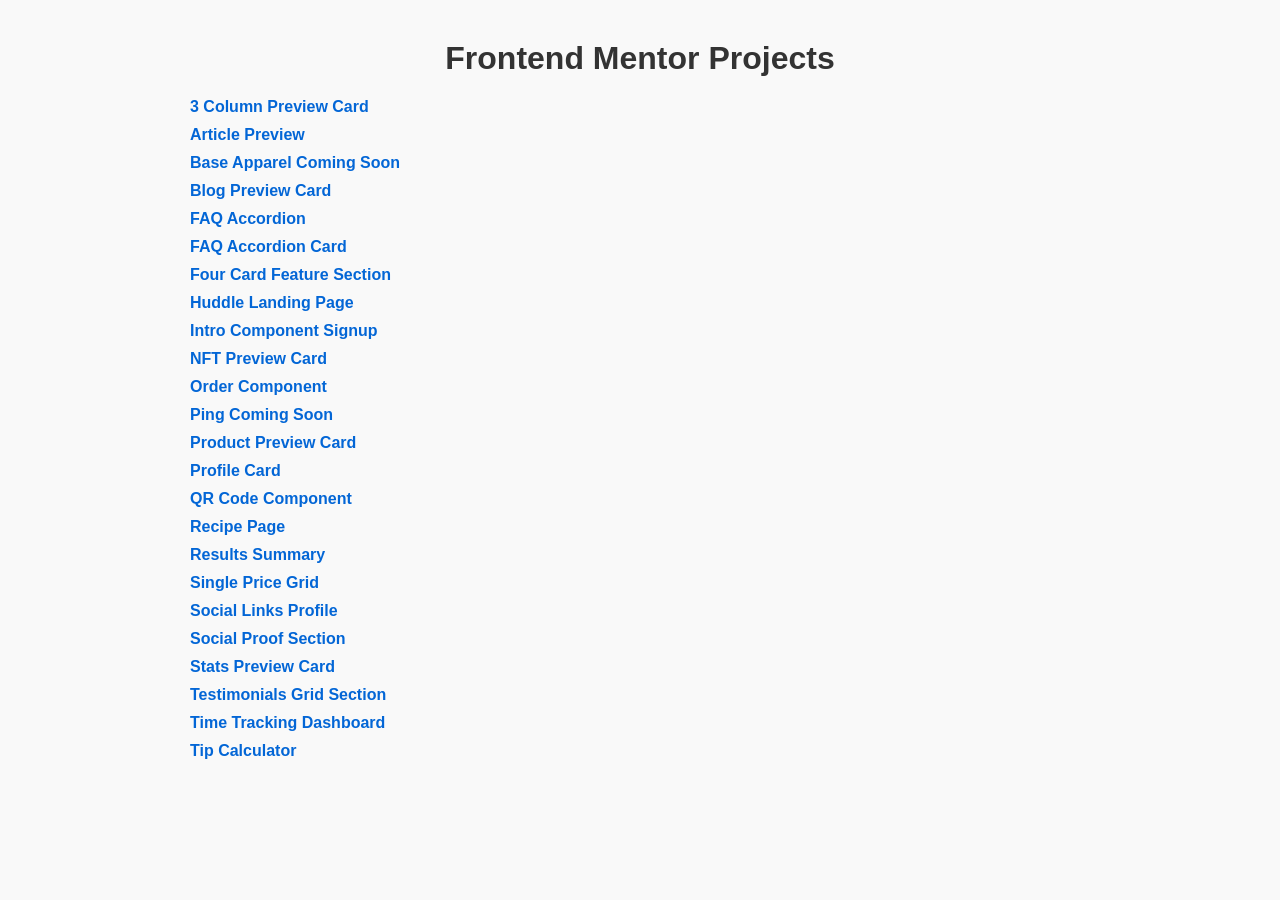
<file: index.html>
<!DOCTYPE html>
<html lang="en">

<head>
  <meta charset="UTF-8" />
  <meta name="viewport" content="width=device-width, initial-scale=1.0" />
  <title>Frontend Mentor Projects</title>
  <style>
    body {
      font-family: Arial, sans-serif;
      max-width: 900px;
      margin: 40px auto;
      padding: 0 20px;
      background: #f9f9f9;
      color: #333;
    }

    h1 {
      text-align: center;
    }

    ul {
      list-style: none;
      padding: 0;
    }

    li {
      margin: 10px 0;
    }

    a {
      text-decoration: none;
      color: #0366d6;
      font-weight: bold;
    }

    a:hover {
      text-decoration: underline;
    }
  </style>
</head>

<body>
  <h1>Frontend Mentor Projects</h1>
  <ul>
    <li><a href="./3-column-preview-card-component/">3 Column Preview Card</a></li>
    <li><a href="./article-preview-component/">Article Preview</a></li>
    <li><a href="./base-apparel-coming-soon/">Base Apparel Coming Soon</a></li>
    <li><a href="./blog-preview-card-main/">Blog Preview Card</a></li>
    <li><a href="./faq-accordion/">FAQ Accordion</a></li>
    <li><a href="./faq-accordion-card/">FAQ Accordion Card</a></li>
    <li><a href="./four-card-feature-section/">Four Card Feature Section</a></li>
    <li><a href="./huddle-landing-page/">Huddle Landing Page</a></li>
    <li><a href="./intro-component-with-signup-form/">Intro Component Signup</a></li>
    <li><a href="./nft-preview-card-component/">NFT Preview Card</a></li>
    <li><a href="./order-component/">Order Component</a></li>
    <li><a href="./ping-coming-soon-page/">Ping Coming Soon</a></li>
    <li><a href="./product-preview-card-component/">Product Preview Card</a></li>
    <li><a href="./profile-card-component/">Profile Card</a></li>
    <li><a href="./qr-code-component/">QR Code Component</a></li>
    <li><a href="./recipe-page/">Recipe Page</a></li>
    <li><a href="./results-summary-component/">Results Summary</a></li>
    <li><a href="./single-price-grid-component/">Single Price Grid</a></li>
    <li><a href="./social-links-profile/">Social Links Profile</a></li>
    <li><a href="./social-proof-section/">Social Proof Section</a></li>
    <li><a href="./stats-preview-card-component/">Stats Preview Card</a></li>
    <li><a href="./testimonials-grid-section-main/">Testimonials Grid Section</a></li>
    <li><a href="./time-tracking-dashboard/">Time Tracking Dashboard</a></li>
    <li><a href="./tip-calculator-app/">Tip Calculator</a></li>
  </ul>
</body>

</html>
</file>
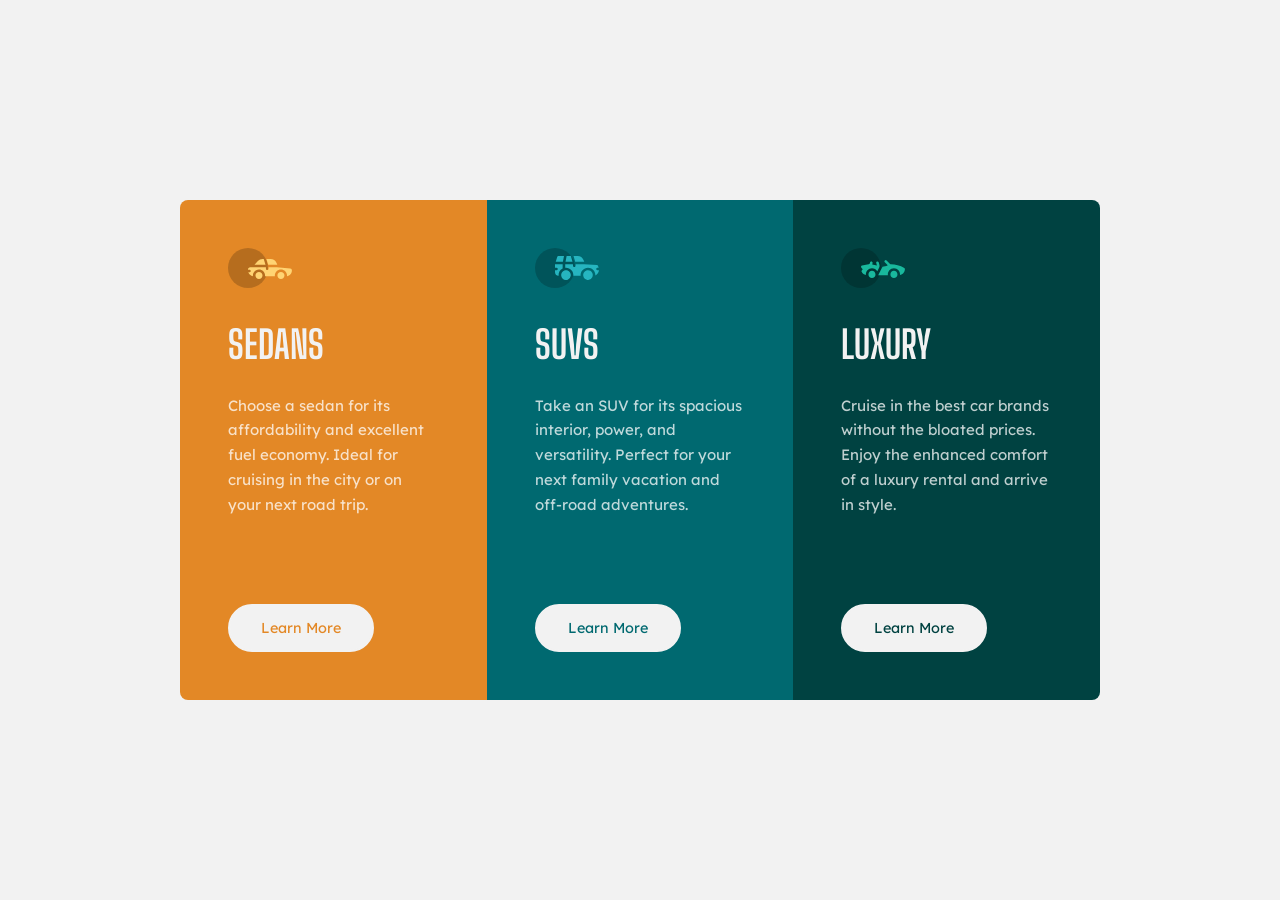
<file: 3-column-preview-card-component-main/index.html>
<!DOCTYPE html>
<html lang="en">
  <head>
    <meta charset="UTF-8" />
    <meta name="viewport" content="width=device-width, initial-scale=1.0" />
    <!-- displays site properly based on user's device -->

    <link
      rel="icon"
      type="image/png"
      sizes="32x32"
      href="./images/favicon-32x32.png"
    />
    <link rel="stylesheet" href="./style.css" />
    <title>Frontend Mentor | 3-column preview card component</title>
  </head>
  <body>
    <header class="header visually-hidden">
      <h1 class="title">3 Column Preview Card Component</h1>
    </header>
    <main class="content">
      <div class="card">
        <section class="card__column sedans">
          <h2 class="card__column-title">Sedans</h2>
          <p class="card__column-copy">
            Choose a sedan for its affordability and excellent fuel economy.
            Ideal for cruising in the city or on your next road trip.
          </p>
          <a class="call-to-action" href="#">Learn more</a>
        </section>

        <section class="card__column suvs">
          <h2 class="card__column-title">SUVs</h2>
          <p class="card__column-copy">
            Take an SUV for its spacious interior, power, and versatility.
            Perfect for your next family vacation and off-road adventures.
          </p>
          <a class="call-to-action" href="#">Learn more</a>
        </section>

        <section class="card__column luxury">
          <h2 class="card__column-title">Luxury</h2>
          <p class="card__column-copy">
            Cruise in the best car brands without the bloated prices. Enjoy the
            enhanced comfort of a luxury rental and arrive in style.
          </p>
          <a class="call-to-action" href="#">Learn more</a>
        </section>
      </div>
    </main>
    <footer class="footer visually-hidden">
      Challenge by
      <a href="https://www.frontendmentor.io?ref=challenge" target="_blank"
        >Frontend Mentor</a
      >. Coded by <a href="#">Your Name Here</a>.
    </footer>
  </body>
</html>
</file>
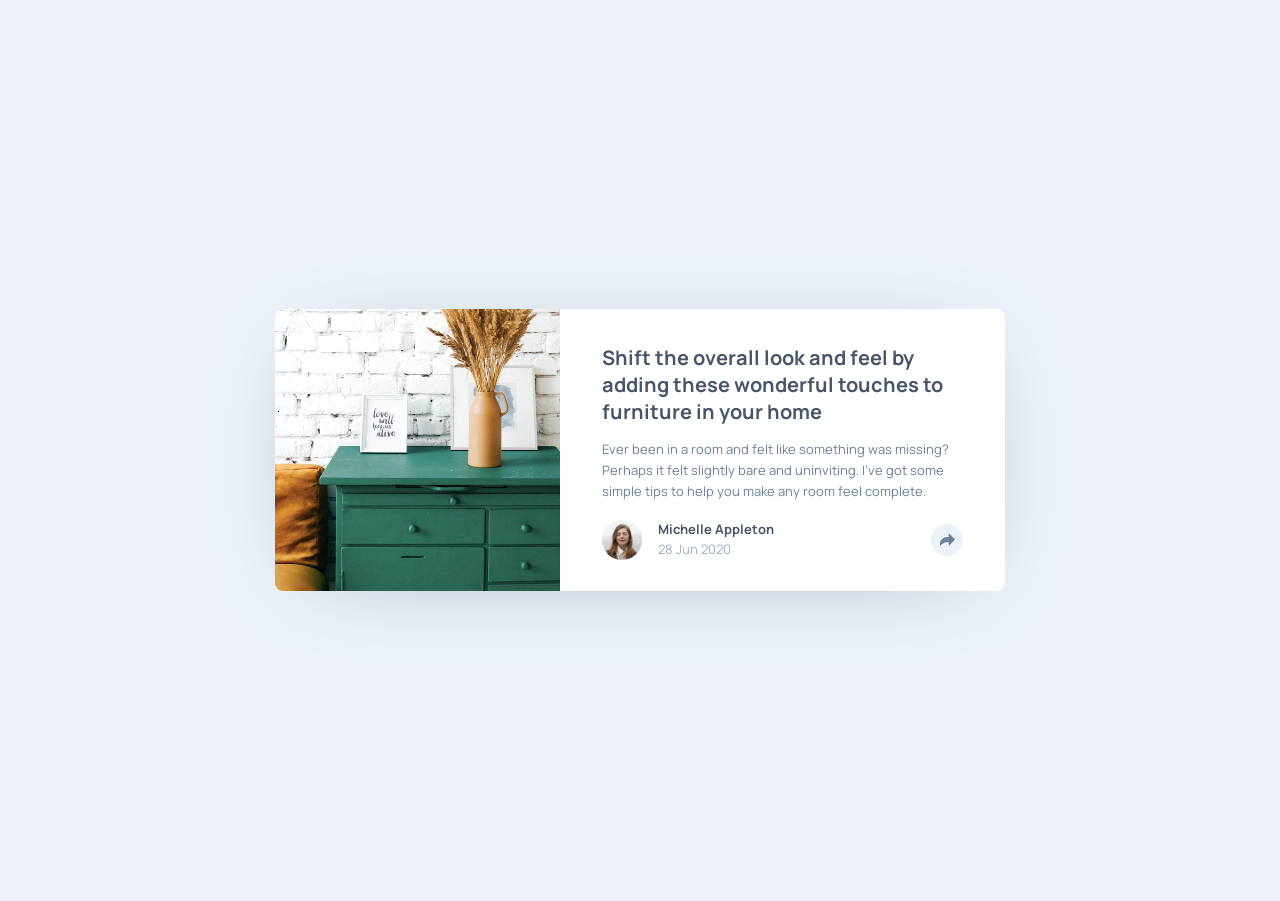
<file: article-preview-component-master/index.html>
<!DOCTYPE html>
<html lang="en">
  <head>
    <meta charset="UTF-8" />
    <meta name="viewport" content="width=device-width, initial-scale=1.0" />
    <link
      rel="icon"
      type="image/png"
      sizes="32x32"
      href="./images/favicon-32x32.png"
    />
    <link rel="stylesheet" href="./style.css" />
    <title>Frontend Mentor | Article preview component</title>
  </head>
  <body>
    <header class="header hidden">
      <h1>Article preview component</h1>
    </header>
    <main class="main">
      <div class="card">
        <div class="card__hero">
          <img
            class="card__image"
            src="./images/drawers.jpg"
            alt="green cabinet with drawers and a vase full of dried bentgras and a framed text saying 'love will keep us alive' on top of it"
          />
        </div>
        <section class="card__body">
          <h2 class="card__title">
            Shift the overall look and feel by adding these wonderful touches to
            furniture in your home
          </h2>

          <p class="card__prose">
            Ever been in a room and felt like something was missing? Perhaps it
            felt slightly bare and uninviting. I’ve got some simple tips to help
            you make any room feel complete.
          </p>
          <footer class="card__footer">
            <div class="attribution">
              <img
                class="attribution__image"
                src="./images/avatar-michelle.jpg"
                alt="portrait of a person"
              />
              <span class="attribution__name">Michelle Appleton</span>
              <time class="attribution__subtext" datetime="2020-06-28"
                >28 Jun 2020</time
              >
            </div>
            <button
              class="share js-share"
              id="menubutton"
              aria-controls="social-menu"
              aria-label="Social Medial Link Navigation Button"
              aria-expanded="false"
            >
              <span class="hidden">Share</span>
              <svg
                class="share__image"
                xmlns="http://www.w3.org/2000/svg"
                width="15"
                height="13"
                aria-hidden="true"
              >
                <path
                  fill="#6E8098"
                  d="M15 6.495L8.766.014V3.88H7.441C3.33 3.88 0 7.039 0 10.936v2.049l.589-.612C2.59 10.294 5.422 9.11 8.39 9.11h.375v3.867L15 6.495z"
                />
              </svg>
            </button>
            <div class="toggletip hidden js-toggletip">
              <h2 class="toggletip__title">Share</h2>
              <ul class="social" id="social-menu">
                <li class="social__item">
                  <a href="#" class="social__link">
                    <img
                      class="social__image"
                      src="./images/icon-facebook.svg"
                      aria-hidden="true"
                      alt=""
                    />
                    <span class="hidden">Facebook</span>
                  </a>
                </li>
                <li class="social__item">
                  <a href="#" class="social__link">
                    <img
                      class="social__image"
                      src="images/icon-twitter.svg"
                      aria-hidden="true"
                      alt=""
                    />
                    <span class="hidden">Twitter</span>
                  </a>
                </li>
                <li class="social__item">
                  <a href="#" class="social__link">
                    <img
                      class="social__image"
                      src="./images/icon-pinterest.svg"
                      aria-hidden="true"
                      alt=""
                    />
                    <span class="hidden">Pinterest</span>
                  </a>
                </li>
              </ul>
            </div>
          </footer>
        </section>
      </div>
    </main>
    <footer class="footer hidden">
      Challenge by
      <a
        class="footer__link"
        href="https://www.frontendmentor.io?ref=challenge"
        target="_blank"
        >Frontend Mentor</a
      >. Coded by
      <a class="footer__link" href="https://github.com/marisudris"
        >Māris Ūdris</a
      >.
    </footer>
    <script src="./script.js"></script>
  </body>
</html>
</file>
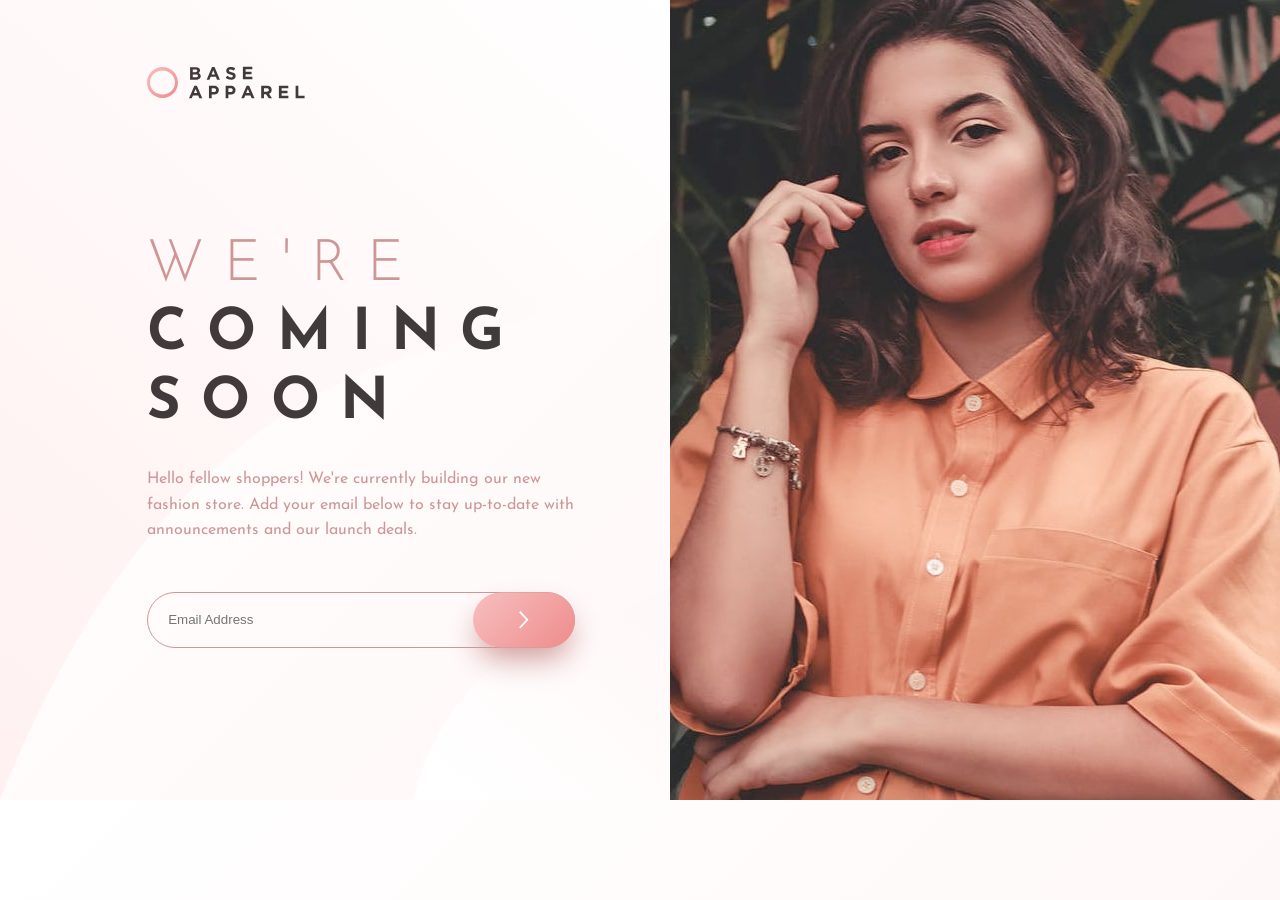
<file: base-apparel-coming-soon-master/index.html>
<!DOCTYPE html>
<html lang="en">
  <head>
    <meta charset="UTF-8" />
    <meta name="viewport" content="width=device-width, initial-scale=1.0" />
    <link
      rel="icon"
      type="image/png"
      sizes="32x32"
      href="./images/favicon-32x32.png"
    />
    <link rel="stylesheet" href="./style.css" />
    <title>Frontend Mentor | Base Apparel coming soon page</title>
    <style></style>
  </head>
  <body>
    <header class="header hidden">
      <h1 class="title">Base Apparel</h1>
    </header>

    <main class="main">
      <div class="logo-section">
        <img
          class="logo"
          src="./images/logo.svg"
          alt="A circle with 'base apparel' text next to it"
        />
      </div>

      <picture class="hero">
        <source srcset="./images/hero-desktop.jpg" media="(min-width: 376px)" />
        <img
          class="hero-image"
          src="./images/hero-mobile.jpg"
          alt="a woman in orange shirt"
        />
      </picture>

      <section class="section">
        <h2 class="section__title">
          <span class="title-accent">We're</span> coming soon
        </h2>
        <p class="section__prose">
          Hello fellow shoppers! We're currently building our new fashion store.
          Add your email below to stay up-to-date with announcements and our
          launch deals.
        </p>
        <form class="input-block js-form" method="post" novalidate>
          <div class="input-block__elements js-input-block">
            <input
              class="input-block__text-input js-input"
              type="email"
              name="email"
              id="email"
              placeholder="Email Address"
            />
            <img
              src="./images/icon-error.svg"
              alt="circle with an exclamation mark"
              class="input-block__warning js-warning"
              hidden
            />
            <button
              class="input-block__button"
              name="sumbit"
              type="submit"
              aria-label="Submit Email"
            >
              <img
                class="input-block__button-icon"
                src="./images/icon-arrow.svg"
                alt=""
                aria-hidden="true"
              />
            </button>
          </div>
          <p class="input-block__notification js-notification" hidden>
            Please provide a valid email
          </p>
        </form>
      </section>
    </main>

    <footer class="footer hidden">
      <p class="attribution">
        Challenge by
        <a
          class="attribution __link"
          href="https://www.frontendmentor.io?ref=challenge"
          target="_blank"
          >Frontend Mentor</a
        >. Coded by <a href="#">Your Name Here</a>.
      </p>
    </footer>
    <script src="./script.js"></script>
  </body>
</html>
</file>
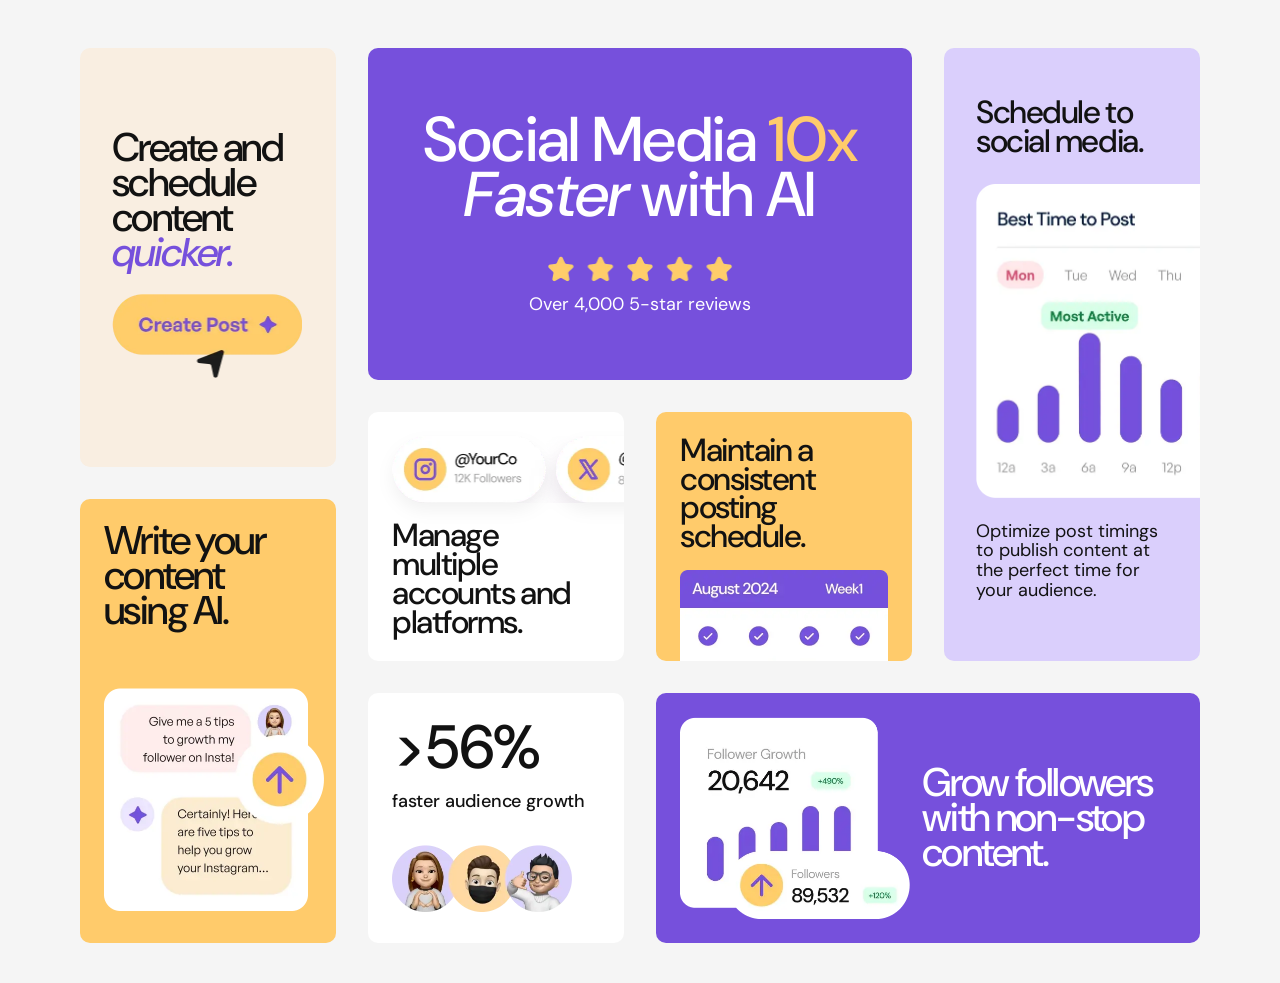
<file: bento-grid-main/index.html>
<!DOCTYPE html>
<html lang="en">

<head>
  <meta charset="UTF-8">
  <meta name="viewport" content="width=device-width, initial-scale=1.0">
  <link rel="icon" type="image/png" sizes="32x32" href="./assets/images/favicon-32x32.png">
  <link rel="stylesheet" href="style.css">
  <title>Frontend Mentor | Bento grid</title>
</head>

<body>
  <header class="visually-hidden">
    <h1>Bento Grid</h1>
  </header>
  <main class="main">
    <section class="grid">
      <section class="section section--purple-500 center">
        <h2 class="section-title section-title--xl">Social Media <span class="accent-yellow">10x</span> <em>Faster</em>
          with AI</h2>
        <img src="assets/images/illustration-five-stars.webp" alt="">
        <p>Over 4,000 5-star reviews</p>
      </section>
      <section class="section section--white">
        <img src="assets/images/illustration-multiple-platforms.webp" alt="">
        <h2 class="section-title">Manage multiple accounts and platforms.</h2>
      </section>
      <section class="section section--yellow-500">
        <h2 class="section-title">Maintain a consistent posting schedule.</h2>
        <img src="assets/images/illustration-consistent-schedule.webp" alt="">
      </section>
      <section class="section section--purple-100">
        <h2 class="section-title">Schedule to social media.</h2>
        <img src="assets/images/illustration-schedule-posts.webp" alt="">
        <p>Optimize post timings to publish content at the perfect time
          for your audience.</p>
      </section>
      <section class="section section--purple-500">
        <img src="assets/images/illustration-grow-followers.webp" alt="">
        <h2 class="section-title section-title--l">Grow followers with non-stop content.</h2>
      </section>
      <section class="section section--white">
        <h2 class="section-title section-title--s"><span class="font-figure">>56%</span> faster audience growth</h2>
        <img src="assets/images/illustration-audience-growth.webp" alt="">
      </section>
      <section class="section section--yellow-100">
        <h2 class="section-title section-title--l">Create and schedule content <em class="accent-purple">quicker.</em>
        </h2>
        <img src="assets/images/illustration-create-post.webp" alt="">
      </section>
      <section class="section section--yellow-500">
        <h2 class="section-title section-title--l">Write your content using AI.</h2>
        <img src="assets/images/illustration-ai-content.webp" alt="">
      </section>
    </section>
  </main>
  <footer class="visually-hidden">
    Challenge by <a href="https://www.frontendmentor.io?ref=challenge">Frontend Mentor</a>.
    Coded by <a href="#">Your Name Here</a>.
  </footer>
</body>

</html>
</file>
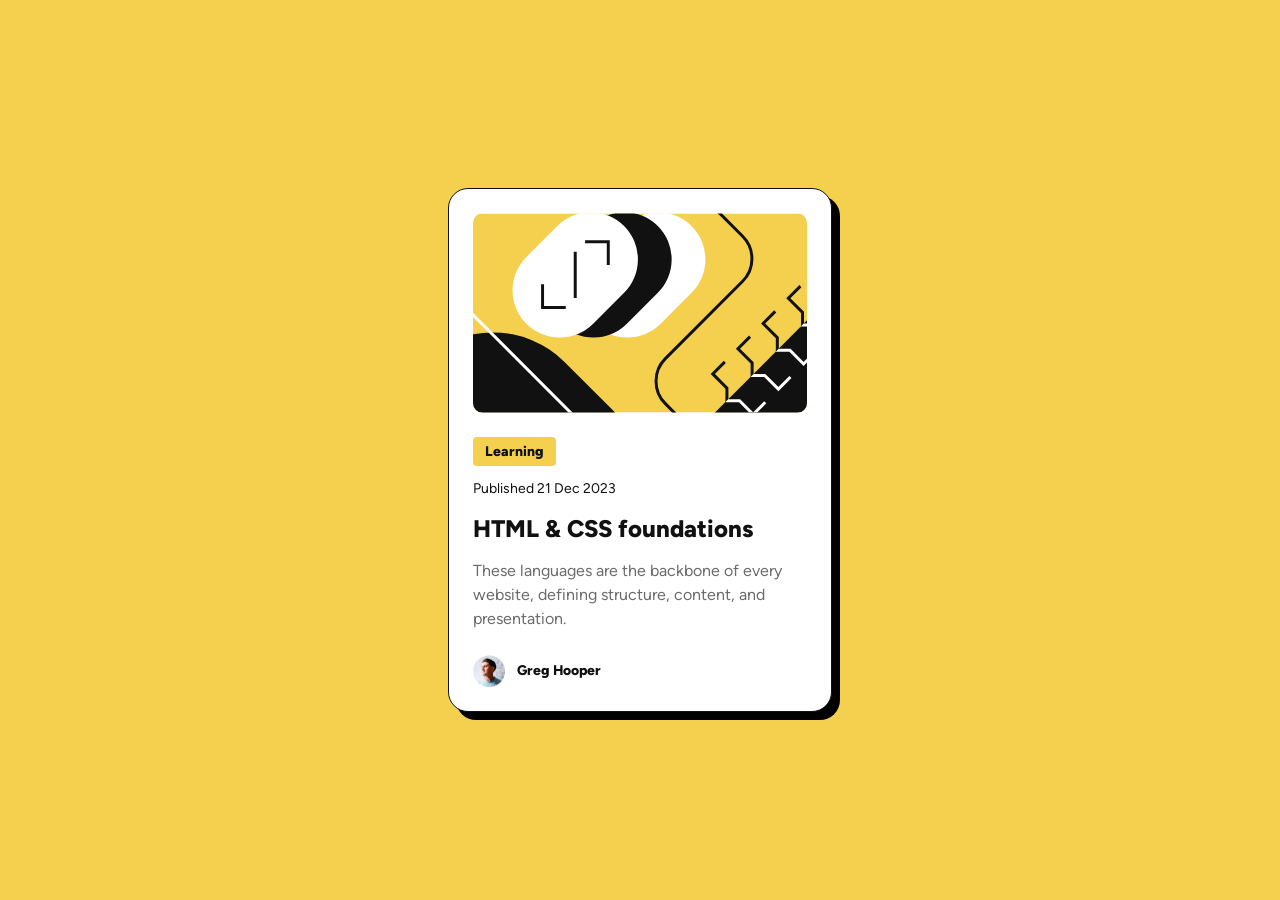
<file: blog-preview-card-main/index.html>
<!DOCTYPE html>
<html lang="en">

<head>
  <meta charset="UTF-8">
  <meta name="viewport" content="width=device-width, initial-scale=1.0">
  <link rel="icon" type="image/png" sizes="32x32" href="./assets/images/favicon-32x32.png">
  <title>Frontend Mentor | Blog preview card</title>
  <link rel="stylesheet" href="style.css">
</head>

<body>
  <header class="visually-hidden">
    <h1>Blog preview card</h1>
  </header>
  <main>
    <section class="card">
      <div class="card-content">
        <h2 class="card-title"><a href="#">HTML & CSS foundations</a></h2>
        <p class="card-description">These languages are the backbone of every website, defining structure, content, and
          presentation.</p>
        <span class="card-tag">Learning</span>
        <p class="card-date">Published <time datetime="2023-12-21">21 Dec 2023</time></p>
      </div>
      <img src="assets/images/illustration-article.svg" alt="an abstract illustration with a closed tag symbol"
        class="card-img">
      <p class="card-author">
        <img class="card-author-avatar" src="assets/images/image-avatar.webp" alt="portrait of Greg Hooper">
        <span class="card-author-name">Greg Hooper</span>
      </p>
    </section>
  </main>
  <footer class="attribution visually-hidden">
    Challenge by <a href="https://www.frontendmentor.io?ref=challenge">Frontend Mentor</a>.
    Coded by <a href="#">Your Name Here</a>.
  </footer>
</body>

</html>
</file>
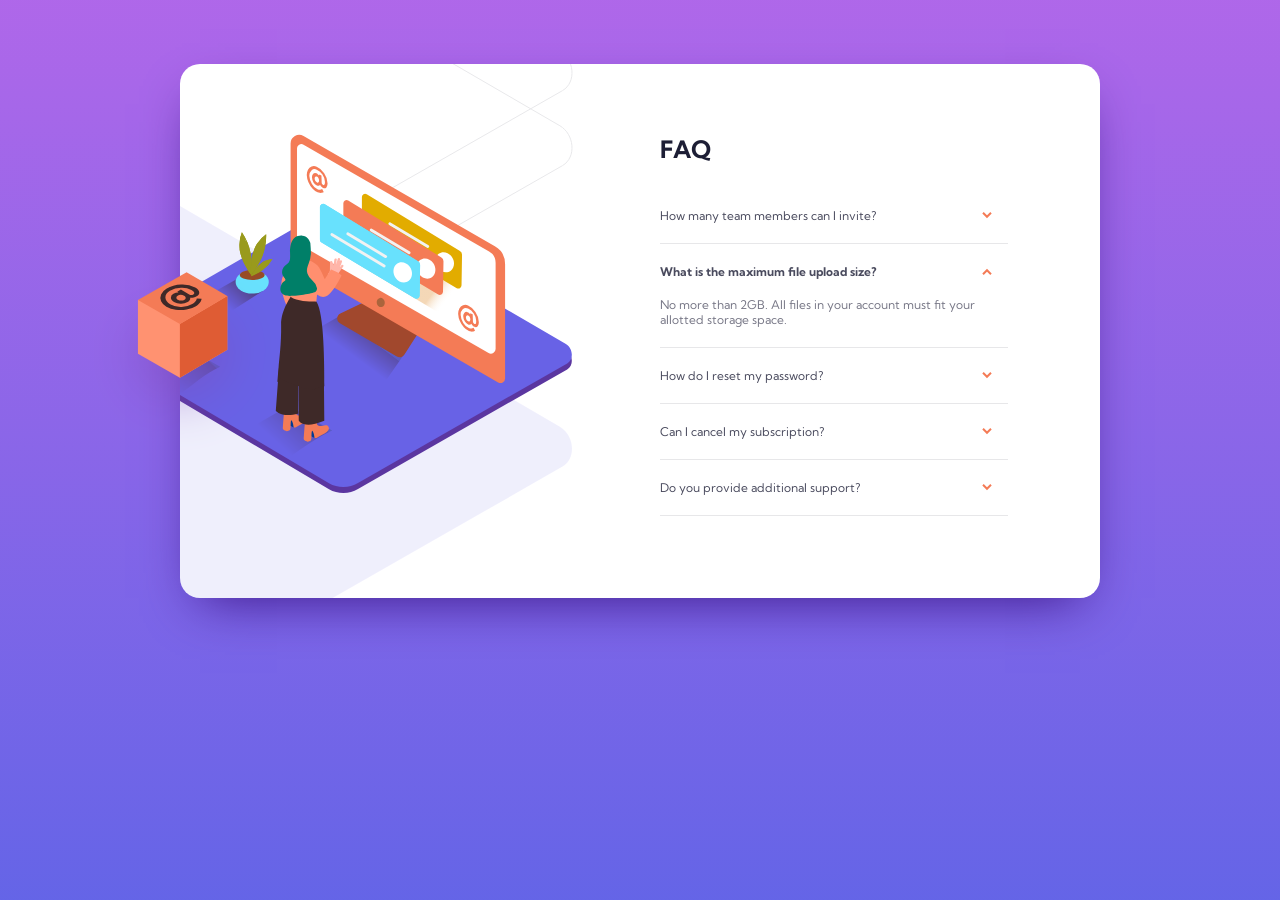
<file: faq-accordion-card-main/index.html>
<!DOCTYPE html>
<html lang="en">
  <head>
    <meta charset="UTF-8" />
    <meta name="viewport" content="width=device-width, initial-scale=1.0" />
    <!-- displays site properly based on user's device -->

    <link
      rel="icon"
      type="image/png"
      sizes="32x32"
      href="./images/favicon-32x32.png"
    />
    <link rel="stylesheet" href="./style.css" />
    <title>Frontend Mentor | FAQ Accordion Card</title>
  </head>
  <body>
    <header class="header visually-hidden">
      <h1 class="title">FAQ Accordion Card</h1>
    </header>

    <main class="content">
      <div class="card">
        <div class="card__header">
          <img
            class="mobile-illustration"
            src="./images/illustration-woman-online-mobile.svg"
            alt="an illustration of woman watching a flatscreen TV in a room"
          />
          <img
            class="desktop-illustration"
            src="./images/illustration-box-desktop.svg"
            alt="a box with an '@' symbol on top of it"
          />
        </div>
        <article class="card__body">
          <h2 class="card__title">FAQ</h2>
          <ul class="card__list">
            <li class="card__list-item">
              <details class="details">
                <summary class="details__summary">
                  How many team members can I invite?
                </summary>
                <p class="details__full">
                  You can invite up to 2 additional users on the Free plan.
                  There is no limit on team members for the Premium plan.
                </p>
              </details>
            </li>

            <li class="card__list-item">
              <details class="details" open>
                <summary class="details__summary">
                  What is the maximum file upload size?
                </summary>
                <p class="details__full">
                  No more than 2GB. All files in your account must fit your
                  allotted storage space.
                </p>
              </details>
            </li>

            <li class="card__list-item">
              <details class="details">
                <summary class="details__summary">
                  How do I reset my password?
                </summary>
                <p class="details__full">
                  Click “Forgot password” from the login page or “Change
                  password” from your profile page.A reset link will be emailed
                  to you.
                </p>
              </details>
            </li>

            <li class="card__list-item">
              <details class="details">
                <summary class="details__summary">
                  Can I cancel my subscription?
                </summary>
                <p class="details__full">
                  Yes! Send us a message and we’ll process your request no
                  questions asked.
                </p>
              </details>
            </li>

            <li class="card__list-item">
              <details class="details">
                <summary class="details__summary">
                  Do you provide additional support?
                </summary>
                <p class="details__full">
                  Chat and email support is available 24/7. Phone lines are open
                  during normal business hours.
                </p>
              </details>
            </li>
          </ul>
        </article>
      </div>
    </main>

    <footer class="footer visually-hidden">
      Challenge by
      <a href="https://www.frontendmentor.io?ref=challenge" target="_blank"
        >Frontend Mentor</a
      >. Coded by <a href="#">Your Name Here</a>.
    </footer>
  </body>
</html>
</file>
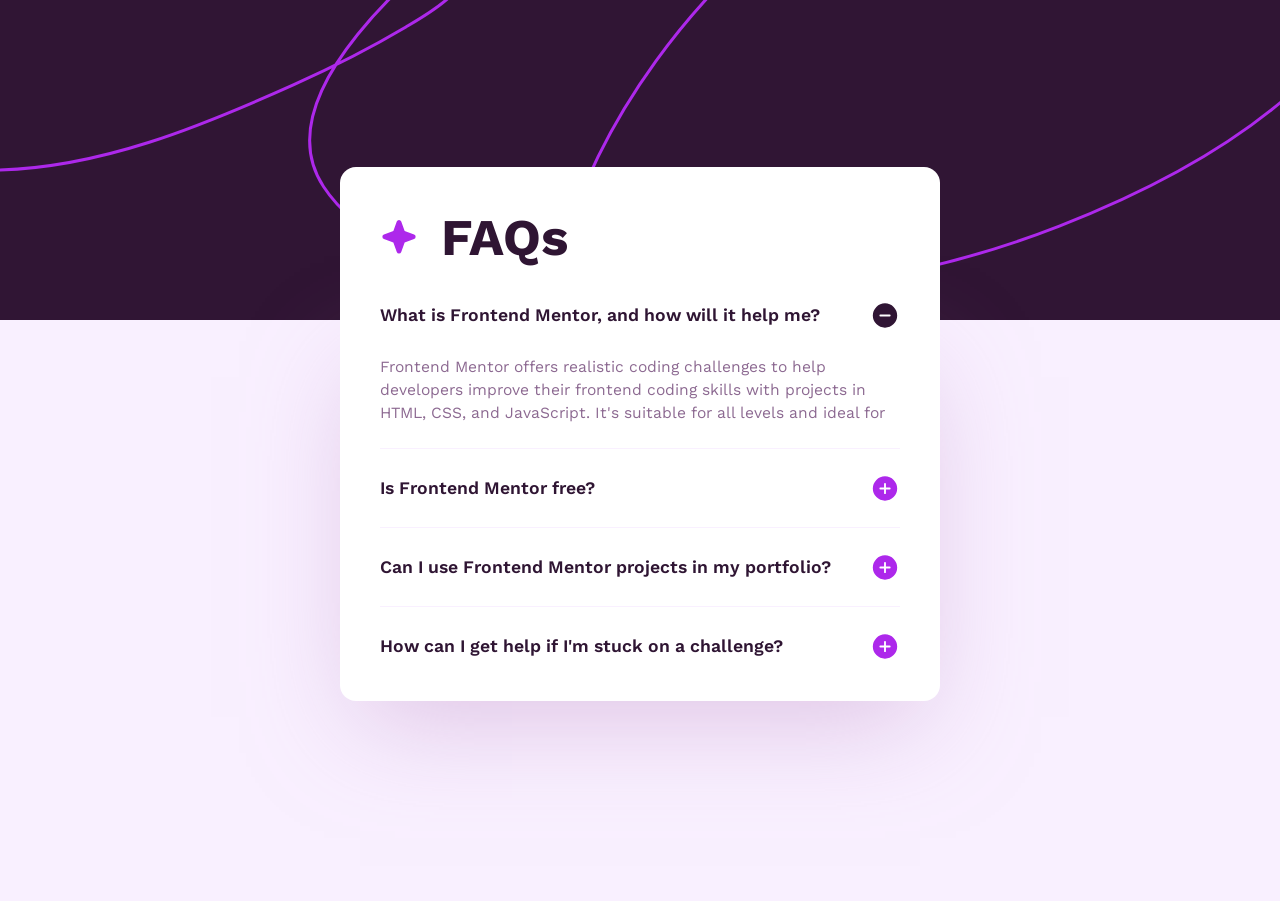
<file: faq-accordion-main/index.html>
<!DOCTYPE html>
<html lang="en">
  <head>
    <meta charset="UTF-8" />
    <meta name="viewport" content="width=device-width, initial-scale=1.0" />
    <link
      rel="icon"
      type="image/png"
      sizes="32x32"
      href="./assets/images/favicon-32x32.png"
    />
    <title>Frontend Mentor | FAQ accordion</title>
    <link rel="stylesheet" href="style.css" />
    <script src="script.js" defer></script>
  </head>
  <body>
    <header class="visually-hidden">
      <h1>FAQ Accordion</h1>
    </header>

    <main class="main">
      <article class="card">
        <h2 class="card-title">FAQs</h2>
        <h3 class="accordion-header">
          <button
            class="accordion-button"
            id="accordion-header-1"
            aria-controls="accordion-content-1"
            aria-expanded="true"
            type="button"
          >
            What is Frontend Mentor, and how will it help me?
          </button>
        </h3>
        <p
          class="accordion-content"
          id="accordion-content-1"
          aria-labelledby="accordion-header-1"
          aria-hidden="false"
        >
          Frontend Mentor offers realistic coding challenges to help developers
          improve their frontend coding skills with projects in HTML, CSS, and
          JavaScript. It's suitable for all levels and ideal for portfolio
          building.
        </p>
        <h3 class="accordion-header">
          <button
            class="accordion-button"
            id="accordion-header-2"
            aria-controls="accordion-content-2"
            aria-expanded="false"
            type="button"
          >
            Is Frontend Mentor free?
          </button>
        </h3>
        <p
          class="accordion-content"
          id="accordion-content-2"
          aria-labelledby="accordion-header-2"
          aria-hidden="true"
        >
          Yes, Frontend Mentor offers both free and premium coding challenges,
          with the free option providing access to a range of projects suitable
          for all skill levels.
        </p>
        <h3 class="accordion-header">
          <button
            class="accordion-button"
            id="accordion-header-3"
            aria-controls="accordion-content-3"
            aria-expanded="false"
            type="button"
          >
            Can I use Frontend Mentor projects in my portfolio?
          </button>
        </h3>
        <p
          class="accordion-content"
          id="accordion-content-3"
          aria-labelledby="accordion-header-3"
          aria-hidden="true"
        >
          Yes, you can use projects completed on Frontend Mentor in your
          portfolio. It's an excellent way to showcase your skills to potential
          employers!
        </p>
        <h3 class="accordion-header">
          <button
            class="accordion-button"
            id="accordion-header-4"
            aria-controls="accordion-content-4"
            aria-expanded="false"
            type="button"
          >
            How can I get help if I'm stuck on a challenge?
          </button>
        </h3>
        <p
          class="accordion-content"
          id="accordion-content-4"
          aria-labelledby="accordion-header-4"
          aria-hidden="true"
        >
          The best place to get help is inside Frontend Mentor's Discord
          community. There's a help channel where you can ask questions and seek
          support from other community members.
        </p>
      </article>
    </main>

    <footer class="visually-hidden">
      Challenge by
      <a href="https://www.frontendmentor.io?ref=challenge" target="_blank"
        >Frontend Mentor</a
      >. Coded by <a href="#">Your Name Here</a>.
    </footer>
  </body>
</html>
</file>
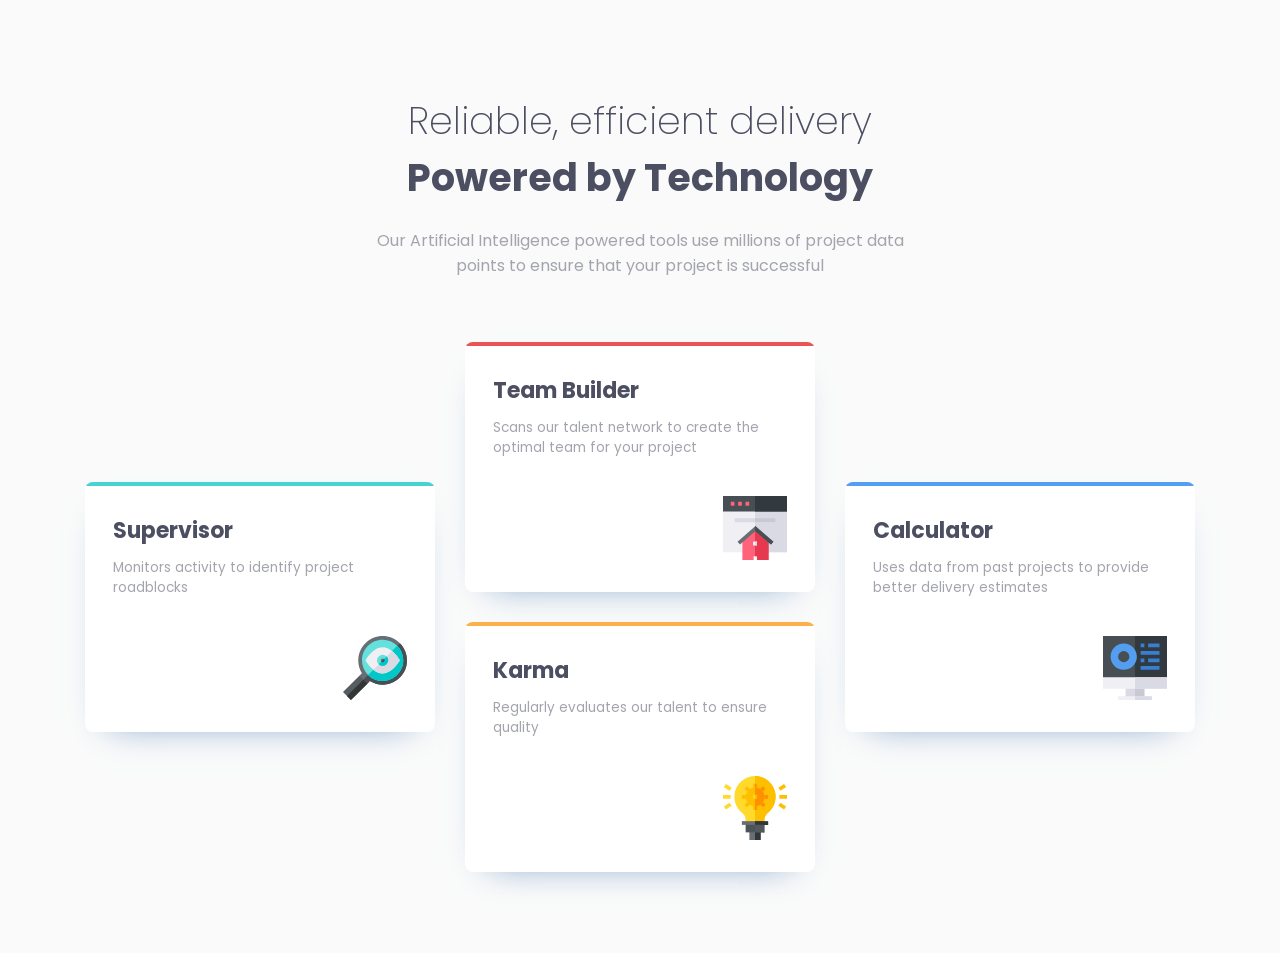
<file: four-card-feature-section-master/index.html>
<!DOCTYPE html>
<html lang="en">
  <head>
    <meta charset="UTF-8" />
    <meta name="viewport" content="width=device-width, initial-scale=1.0" />
    <!-- displays site properly based on user's device -->

    <link
      rel="icon"
      type="image/png"
      sizes="32x32"
      href="./images/favicon-32x32.png"
    />
    <link rel="stylesheet" href="./style.css" />
    <title>Frontend Mentor | Four card feature section class="card"</title>

    <style>
      .attribution {
        font-size: 11px;
        text-align: center;
      }
      .attribution__link {
        color: hsl(228, 45%, 44%);
      }
    </style>
  </head>
  <body>
    <header class="header">
      <h1 class="title">
        Reliable, efficient delivery
        <span class="title--bold">Powered by Technology</span>
      </h1>
      <p class="header__prose">
        Our Artificial Intelligence powered tools use millions of project data
        points to ensure that your project is successful
      </p>
    </header>

    <main class="main">
      <section class="card card--cyan">
        <h2 class="card__title">Supervisor</h2>
        <p class="card__prose">Monitors activity to identify project roadblocks</p>
        <img class="card__image" src="./images/icon-supervisor.svg" alt="illustratioin of a magnifying glass">
      </section>

      <div class="card-column">
        <section class="card card--red">
          <h2 class="card__title">Team Builder</h2>
          <p class="card__prose">
            Scans our talent network to create the optimal team for your project
          </p>
          <img class="card__image" src="./images/icon-team-builder.svg" alt="illustration of a browser window with a house icon in it" >
        </section>

        <section class="card card--orange">
          <h2 class="card__title">Karma</h2>
          <p class="card__prose">Regularly evaluates our talent to ensure quality</p>
          <img class="card__image" src="./images/icon-karma.svg" alt="illustration with a lightbulb with a gear inside it" >
        </section>
      </div>

      <section class="card card--blue">
        <h2 class="card__title">Calculator</h2>
        <p class="card__prose">Uses data from past projects to provide better delivery estimates</p>
        <img class="card__image" src="./images/icon-calculator.svg" alt="illustration of a computer screen with text in it">
      </section>
    </main>

    <footer class="footer hidden">
      <p class="attribution">
        Challenge by
        <a
          class="attribution__link"
          href="https://www.frontendmentor.io?ref=challenge"
          target="_blank"
          >Frontend Mentor</a
        >. Coded by <a class="attribution__link" href="#">Your Name Here</a>.
      </p>
    </footer>
  </body>
</html>
</file>
<file: 3-column-preview-card-component-main/style.css>
@import url("https://fonts.googleapis.com/css2?family=Big+Shoulders+Display:wght@700&family=Lexend+Deca&display=swap");

/** Resets **/
:root {
  box-sizing: border-box;
}

*,
*::before,
*::after {
  box-sizing: inherit;
}

body,
h1,
h2,
p,
ul {
  padding: 0;
  margin: 0;
}

a {
  text-decoration: none;
}

/** Base styles **/
:root {
  --primary-orange: hsl(31, 77%, 52%);
  --primary-dark-cyan: hsl(184, 100%, 22%);
  --primary-very-dark-cyan: hsl(179, 100%, 13%);
  --neutral-paragraphs: hsla(0, 0%, 100%, 0.75);
  --neutral-bg-headings-btns: hsl(0, 0%, 95%);

  --font-headings: "Big Shoulders Display", sans-serif;
  --font-body: "Lexend Deca", sans-serif;
}

body {
  display: grid;
  grid-template-rows: auto 1fr auto;
  min-height: 100vh;
  font-family: var(--font-body);
  background-color: var(--neutral-bg-headings-btns);
}

.header {
  display: flex;
  justify-content: center;
  padding: 2.5em;
}

.content {
  display: grid;
  justify-content: center;
  align-items: center;
  padding: 1.5em;
}

.footer {
  font-size: 11px;
  text-align: center;
}

.footer a {
  color: hsl(228, 45%, 44%);
}

/** Card styles **/
.card {
  display: flex;
  flex-wrap: wrap;
  --threshold: 46rem;
  max-width: 920px;
  min-height: 500px;
  color: var(--neutral-paragraphs);
  border-radius: 8px;
  overflow: hidden;
}

.card > * {
  flex-grow: 1;
  flex-basis: calc((var(--threshold) - 100%) * 999);
  padding: 3em;
}

.card__column {
  display: flex;
  flex-direction: column;
  align-items: flex-start;
  gap: 1.25em;
}

.card__column::before {
  content: "";
  display: block;
  width: 64px;
  height: 40px;
  margin-bottom: 0.5rem;
}

.sedans {
  background-color: var(--primary-orange);
}

.sedans::before {
  background-image: url(./images/icon-sedans.svg);
}

.sedans > .call-to-action {
  color: var(--primary-orange);
}

.suvs {
  background-color: var(--primary-dark-cyan);
}

.suvs::before {
  background-image: url(./images/icon-suvs.svg);
}

.suvs > .call-to-action {
  color: var(--primary-dark-cyan);
}

.luxury {
  background-color: var(--primary-very-dark-cyan);
}

.luxury::before {
  background-image: url(./images/icon-luxury.svg);
}

.luxury > .call-to-action {
  color: var(--primary-very-dark-cyan);
}

.card__column-title {
  font-family: var(--font-headings);
  font-size: 2.4rem;
  font-weight: bold;
  color: var(--neutral-bg-headings-btns);
  line-height: 1.5;
  text-transform: uppercase;
}

.card__column-copy {
  font-size: 15px;
  line-height: 1.65;
}

.call-to-action {
  display: inline-flex;
  justify-content: center;
  align-items: center;
  min-width: 9.125rem;
  min-height: 3rem;
  margin-top: auto;
  background-color: var(--neutral-bg-headings-btns);
  border: 2px solid var(--neutral-bg-headings-btns);
  border-radius: 1.5rem;
  font-size: 0.9rem;
  text-transform: capitalize;
  transition: background-color 0.2s ease-in-out, color 0.2s ease-in-out,
    border 0.2s ease-in-out;
}

.call-to-action:hover {
  color: var(--neutral-bg-headings-btns);
  background-color: transparent;
}

/** Utility classes **/
.visually-hidden {
  border: 0;
  clip: rect(0 0 0 0);
  height: 1px;
  margin: -1px;
  overflow: hidden;
  padding: 0;
  width: 1px;
}
</file>
<file: article-preview-component-master/style.css>
@import url("https://fonts.googleapis.com/css2?family=Manrope:wght@500;700&display=swap");

/** Resets **/
:root {
  box-sizing: border-box;
}

*,
*::before,
*::after {
  box-sizing: inherit;
}

body,
h1,
h2,
p,
ul,
menu {
  margin: 0;
  padding: 0;
}

img {
  vertical-align: bottom;
}

/** Styles **/
body {
  --clr-very-dark-grayish-blue: hsl(217, 19%, 35%);
  --clr-desaturated-dark-blue: hsl(214, 17%, 51%);
  --clr-grayish-blue: hsl(212, 23%, 69%);
  --clr-light-grayish-blue: hsl(210, 46%, 95%);

  font-family: "Manrope", sans-serif;
  background: var(--clr-light-grayish-blue);
  min-height: 100vh;
}

.main {
  display: flex;
  justify-content: center;
  align-items: center;
  min-height: 100vh;
}

.card {
  width: 87.2%;
  max-width: 730px;
  background: white;
  border-radius: 8px;
  overflow: hidden;
  box-shadow: 0 10px 90px -50px var(--clr-desaturated-dark-blue);
}

@media (min-width: 768px) {
  .card {
    display: grid;
    grid-template-columns: 17.8125em 1fr;
    overflow: initial;
  }
}

.card__hero {
  height: 12.5em;
}

@media (min-width: 768px) {
  .card__hero {
    height: auto;
    border-top-left-radius: 8px;
    border-bottom-left-radius: 8px;
    overflow: hidden;
  }
}

.card__image {
  height: 100%;
  width: 100%;
  object-fit: cover;
  filter: brightness(1.1);
}

@media (min-width: 768px) {
  .card__image {
    object-position: left center;
  }
}

.card__body {
  color: var(--clr-desaturated-dark-blue);
  font-size: 0.8125rem;
  padding: 3.23em 2.46em 1.5em;
}

@media (min-width: 768px) {
  .card__body {
    padding: 2.7em 3.2em 2.4em;
  }
}

.card__title {
  color: var(--clr-very-dark-grayish-blue);
  font-size: 1rem;
  margin-bottom: 1em;
}

@media (min-width: 768px) {
  .card__title {
    font-size: 1.25rem;
    margin-bottom: 0.7em;
  }
}

.card__prose {
  line-height: 1.6;
  margin-bottom: 1.4em;
}

@media (min-width: 768px) {
  .card__prose {
    margin-bottom: 0;
  }
}

.card__footer {
  font-size: 0.8125rem;
  --footer-padding: 1.4em 2.46em 1.54em;
  padding-top: 1.4em;
  display: flex;
  justify-content: space-between;
  align-items: center;
  position: relative;
}

.attribution {
  display: grid;
  grid-template-columns: auto auto;
  column-gap: 1.23em;
}

.attribution__image {
  grid-row: span 2;
  width: 40px;
  border-radius: 50%;
}

.attribution__name {
  color: var(--clr-very-dark-grayish-blue);
  font-weight: bold;
}

.attribution__subtext {
  color: var(--clr-grayish-blue);
}

.share {
  display: inline-flex;
  align-items: center;
  justify-content: center;
  width: 2rem;
  height: 2rem;
  background-color: var(--clr-light-grayish-blue);
  border: none;
  border-radius: 50%;
  cursor: pointer;
  transition: background 0.2s ease-in-out;
  z-index: 1;
}

.share--active,
.share:hover,
.share:focus {
  color: white;
  background: var(--clr-grayish-blue);
}

@media (min-width: 768px) {
  .share--active,
  .share:hover,
  .share:focus {
    color: white;
    background: var(--clr-very-dark-grayish-blue);
  }
}

.share--active .share__image path,
.share:hover .share__image path,
.share:focus .share__image path {
  fill: white;
  transition: fill 0.2s ease-in-out;
}

.social {
  list-style: none;
  display: flex;
  column-gap: 1.23em;
}

.toggletip {
  background: var(--clr-very-dark-grayish-blue);
  display: flex;
  align-items: center;
  column-gap: 1.54em;
  padding: var(--footer-padding);
  position: absolute;
  top: 0;
  left: -2.54em;
  right: -2.54em;
  bottom: -1.5em;
  transition: opacity 0.2s ease-in-out;
}

@media (min-width: 768px) {
  .toggletip {
    width: auto;
    padding: 1.3em 3.3em;
    border-radius: 8px;
    top: initial;
    left: initial;
    right: 0;
    transform: translate(44%, -155%);
  }

  .toggletip:before {
    content: "";
    position: absolute;
    top: 95%;
    left: 50%;
    transform: translateX(-50%);
    width: 0;
    border-top: 10px solid var(--clr-very-dark-grayish-blue);
    border-left: 10px solid transparent;
    border-right: 10px solid transparent;
  }
}

.toggletip[aria-hidden="true"] {
  opacity: 0;
  pointer-events: none;
}

.toggletip__title {
  color: var(--clr-grayish-blue);
  font-size: 0.8125rem;
  font-weight: normal;
  text-transform: uppercase;
  letter-spacing: 0.25em;
}

.footer {
  font-size: 11px;
  text-align: center;
}

.footer__link {
  color: hsl(228, 45%, 44%);
}

/** Utility classes **/
.hidden {
  clip: rect(0 0 0 0);
  clip-path: inset(50%);
  height: 1px;
  overflow: hidden;
  position: absolute;
  white-space: nowrap;
  width: 1px;
  opacity: 0;
}
</file>
<file: base-apparel-coming-soon-master/style.css>
@import url("https://fonts.googleapis.com/css2?family=Josefin+Sans:wght@300;400;600&display=swap");
/** Resets **/
*,
*::before,
*::after {
  box-sizing: border-box;
}

body,
h1,
h2,
p {
  padding: 0;
  margin: 0;
}

img {
  max-width: 100%;
  vertical-align: bottom;
}

button {
  cursor: pointer;
}

/** Styles **/
body {
  --clr-desaturated-red: hsl(0, 36%, 70%);
  --clr-soft-red: hsl(0, 93%, 68%);

  --clr-dark-grayish-red: hsl(0, 6%, 24%);

  --grd-primary: linear-gradient(135deg, hsl(0, 0%, 100%), hsl(0, 100%, 98%));
  --grd-secondary: linear-gradient(135deg, hsl(0, 80%, 86%), hsl(0, 74%, 74%));
  --grd-focus: linear-gradient(135deg, hsl(0, 82%, 94%), hsl(0, 93%, 88%));

  font-family: "Josefin Sans", sans-serif;
  line-height: 1.6;
  background: var(--grd-primary);
}

.main {
  display: grid;
  max-width: 1440px;
  margin: 0 auto;
}

.hero-image {
  object-fit: cover;
  height: 100%;
}

@media (min-width: 600px) {
  .main {
    grid-template-columns: 1fr auto;
    background: url(./images/bg-pattern-desktop.svg);
  }

  .hero {
    grid-row: span 2;
  }
}

.logo-section {
  padding: 2em;
}

.logo {
  width: 100px;
}

@media (min-width: 600px) {
  .logo-section {
    padding: 4.125em 2em 5em;
    margin-left: 9vw;
  }

  .logo {
    width: 158px;
  }
}

.section {
  padding: 4em 2em 5.75em;
  background: var(--grd-primary);
  text-align: center;
}

@media (min-width: 600px) {
  .section {
    width: 30.75em;
    padding-top: 0;
    margin-left: 9vw;
    background: none;
    text-align: initial;
  }
}

.section__title {
  color: var(--clr-dark-grayish-red);
  font-size: 2.2rem;
  line-height: 1.2;
  letter-spacing: 0.35em;
  margin-bottom: 0.5em;
  text-transform: uppercase;
}

@media (min-width: 600px) {
  .section__title {
    font-size: 3.6rem;
  }
}

.title-accent {
  display: block;
  color: var(--clr-desaturated-red);
  font-weight: 300;
}

.section__prose {
  color: var(--clr-desaturated-red);
  margin-bottom: 2em;
}

@media (min-width: 600px) {
  .section__prose {
    margin-bottom: 3em;
  }
}

.input-block__elements {
  display: flex;
  height: 3em;
  border: 1px solid var(--clr-desaturated-red);
  border-radius: 2em;
  margin-bottom: 0.5em;
}

@media (min-width: 600px) {
  .input-block__elements {
    height: 3.5em;
  }
}

.input-block__elements:focus-within {
  box-shadow: 0 0 10px -2px var(--clr-soft-red);
}

.input-block__elements--invalid {
  border: 1px solid var(--clr-soft-red);
}

.input-block__text-input {
  flex: 1;
  min-width: 0;
  padding: 1.5em;
  background: transparent;
  border: none;
  border-top-left-radius: 2em;
  border-bottom-left-radius: 2em;
  outline: transparent;
}

.input-block__text-input:placeholder-shown {
  color: var(--clr-desaturated-red);
}

.input-block__warning {
  align-self: center;
  width: 1.5em;
  margin-right: 1em;
}

.input-block__button {
  display: inline-flex;
  justify-content: center;
  align-items: center;
  font-size: 1rem;
  width: 4em;
  border: none;
  border-radius: 2em;
  box-shadow: 0 15px 30px -5px var(--clr-desaturated-red);
  background: var(--grd-secondary);
  transform: scale(1.02);
  transition: background 1.2s ease-in-out;
}

@media (min-width: 600px) {
  .input-block__button {
    width: 6.25em;
  }
}

.input-block__button:hover,
.input-block__button:focus {
  outline: transparent;
  background: var(--grd-focus);
  box-shadow: 0 15px 20px 0 var(--clr-desaturated-red);
}

.input-block__button-icon {
  height: 18px;
}

.input-block__notification {
  color: var(--clr-soft-red);
  margin-left: 1.3em;
  text-align: initial;
}

.attribution {
  font-size: 11px;
  text-align: center;
}
.attribution__link {
  color: hsl(228, 45%, 44%);
}

/** Utility classes **/
.hidden {
  clip: rect(0 0 0 0);
  clip-path: inset(50%);
  height: 1px;
  overflow: hidden;
  position: absolute;
  white-space: nowrap;
  width: 1px;
  opacity: 0;
}
</file>
<file: bento-grid-main/style.css>
@font-face {
    font-family: 'DM Sans';
    src: url('assets/fonts/DMSans-VariableFont_opsz,wght.ttf') format('truetype-variations');
    font-weight: 100 1000;
    font-style: normal;
}

@font-face {
    font-family: 'DM Sans';
    src: url('assets/fonts/DMSans-Italic-VariableFont_opsz,wght.ttf') format('truetype-variations');
    font-weight: 100 1000;
    font-style: italic;
}

/** Resets and variables */
:root {
    box-sizing: border-box;

    --clr-purple-100: hsl(254, 88%, 90%);
    --clr-purple-500: hsl(256, 67%, 59%);
    --clr-yellow-100: hsl(31, 66%, 93%);
    --clr-yellow-500: hsl(39, 100%, 71%);
    --clr-white: hsl(0, 0%, 100%);
    --clr-black: hsl(0, 0%, 7%);
    --clr-gray: hsl(0, 0%, 96%);

    --gap-12: 12px;
    --gap-16: 16px;
    --gap-24: 24px;
    --gap-32: 32px;
    --gap-40: 40px;
    --gap-50: 50px;
    --gap-56: 56px;
    --gap-64: 64px;
}

*,
*::before,
*::after {
    box-sizing: inherit;
}

body,
h1,
h2,
p {
    margin: 0;
}

a {
    color: inherit;
    text-decoration: none;
}

img {
    object-fit: cover;
}

/** Typography */
body {
    font-family: 'DM Sans', sans-serif;
    font-size: 1.125rem;
}

.center {
    text-align: center;
}

.accent-purple {
    color: var(--clr-purple-500);
}

.accent-yellow {
    color: var(--clr-yellow-500);
}

.section-title {
    font-size: clamp(1.6rem, calc(1.2rem + 1.707vw), 2rem);
    font-weight: 500;
    line-height: 0.95;
    letter-spacing: -0.045em;

    @media (min-width: 768px) {
        line-height: 0.9em;
    }
}

.section-title--s {
    font-size: 1.125rem;
    letter-spacing: -0.01em;
}

.section-title--l {
    font-size: clamp(2rem, calc(1.500rem + 2.133vw), 2.5rem);
    line-height: 0.875;
    letter-spacing: -0.04em;
}

.section-title--xl {
    font-size: clamp(3rem, calc(2rem + 4.267vw), 3.95rem);
    line-height: 0.875;
    letter-spacing: -0.01em;
}

.section--purple-100 {
    color: var(--clr-black);
    background-color: var(--clr-purple-100);
}

.section--purple-500 {
    color: var(--clr-white);
    background-color: var(--clr-purple-500);
}

.section--white {
    color: var(--clr-black);
    background-color: var(--clr-white);
}

.section--yellow-100 {
    color: var(--clr-black);
    background-color: var(--clr-yellow-100);
}

.section--yellow-500 {
    color: var(--clr-black);
    background-color: var(--clr-yellow-500);
}

/** Layout */
body {
    background-color: var(--clr-gray);
}

.main {
    display: grid;
    place-items: center;
    min-height: 100svh;
    margin-top: 1rem;
}

.grid {
    display: grid;
    grid-template-columns: var(--gap-16) minmax(0, 1fr) var(--gap-16);
    grid-template-areas:
        ". one ."
        ". two ."
        ". three ."
        ". four ."
        ". five ."
        ". six ."
        ". seven ."
        ". eight .";
    row-gap: var(--gap-32);
    margin-block: 2rem 2.5rem;


}

@media (min-width: 768px) {
    .grid {
        grid-template-columns:
            minmax(var(--gap-16), 1fr) repeat(4, minmax(0, 256px)) minmax(var(--gap-16), 1fr);
        grid-template-areas:
            ". one one two two ."
            ". three three four four ."
            ". five five six six ."
            ". seven seven eight eight .";
        gap: var(--gap-32);
    }
}

@media (min-width: 1000px) {
    .grid {
        grid-template-areas:
            ". seven one one four ."
            ". seven two three four ."
            ". eight two three four ."
            ". eight six five five .";
        grid-template-rows: auto 55px auto auto;
    }
}

.section {
    padding: var(--gap-24);
    border-radius: 10px;
    position: relative;
    overflow: hidden;
}

.section:nth-child(1) {
    padding: var(--gap-40);

    .section-title {
        margin-bottom: 0.5em;
    }

    img {
        width: 190px;
    }

    grid-area: one;
}

.section:nth-child(2) {
    padding: var(--gap-16);

    .section-title {
        margin-top: 0.4em;
    }

    img {
        max-width: 315px;
        border-radius: 9999px;
        filter: drop-shadow(0 0.5rem 0.5rem hsla(0, 0%, 0%, 0.05));
    }

    grid-area: two;
}

.section:nth-child(3) {
    min-height: 13.625rem;
    padding-top: var(--gap-16);
    padding-inline: var(--gap-16);

    .section-title {
        margin-bottom: 0.6em;
    }

    img {
        position: absolute;
        max-width: 208px;
    }

    grid-area: three;
}

.section:nth-child(4) {
    padding: var(--gap-32) var(--gap-16);
    text-align: center;

    .section-title {
        margin-bottom: 0.9em;
    }

    img {
        height: clamp(275px, calc(259.155px + 4.225vw), 320px);
    }

    p {
        margin-top: 1em;
        line-height: 1.1;
    }

    grid-area: four;

    @media (min-width: 768px) {
        text-align: initial;
    }
}

.section:nth-child(5) {
    display: flex;
    flex-direction: column;
    gap: var(--gap-32);
    padding-inline: var(--gap-56);
    text-align: center;

    img {
        max-width: 230px;
    }

    grid-area: five;

    @media (min-width: 768px) {
        flex-direction: row;
        gap: var(--gap-12);
        align-items: center;
        text-align: initial;
    }
}

.section:nth-child(6) {
    .section-title {
        margin-bottom: 1.5em;
    }

    .font-figure {
        margin-bottom: 0.3em;
        line-height: 1;
    }

    img {
        max-width: 180px;
    }

    grid-area: six;

    @media (min-width: 768px) {
        .section-title {
            margin-bottom: 2em;
        }

        .font-figure {
            margin-bottom: 0.25em;
        }
    }
}

.section:nth-child(7) {
    display: flex;
    flex-direction: column;
    gap: var(--gap-24);
    padding: var(--gap-32);

    img {
        max-width: 190px;
    }

    grid-area: seven;

    @media (min-width: 768px) {
        justify-content: center;
    }
}

.section:nth-child(8) {
    .section-title {
        margin-bottom: 0.75em;
    }

    img {
        max-width: 220px;
    }

    grid-area: eight;

    @media (min-width: 768px) {
        .section-title {
            margin-bottom: 1.5em;
        }
    }
}

@media (min-width: 768px) {

    .section:nth-child(1) {
        padding-block: var(--gap-64);
    }

    .section:nth-child(4) {
        padding-block: var(--gap-50);
        padding-inline: var(--gap-32);
    }

    .section:nth-child(2),
    .section:nth-child(3),
    .section:nth-child(5),
    .section:nth-child(6) {
        padding: var(--gap-24);
    }
}

/** Utilities */
.font-figure {
    display: flex;
    align-items: center;
    font-size: clamp(2.8rem, calc(2.377rem + 1.803vw), 4rem);
}

.visually-hidden {
    position: absolute;
    width: 1px;
    height: 1px;
    padding: 0;
    margin: -1px;
    overflow: hidden;
    clip: rect(0, 0, 0, 0);
    white-space: nowrap;
    border: 0;
}
</file>
<file: blog-preview-card-main/style.css>
/** Reset */

@font-face {
    font-family: 'Figtree';
    src: url('assets/fonts/Figtree-VariableFont_wght.ttf') format('truetype');
}

:root {
    box-sizing: border-box;
    --clr-yellow: #F4D04E;
    --clr-gray-950: #111111;
    --clr-gray-500: #6b6b6b;
    --clr-white: #ffffff;
}

*,
*::before,
*::after {
    box-sizing: inherit;
}

body,
p {
    margin: 0;
}

h1,
h2 {
    margin-top: 0;
}

a {
    font: inherit;
    text-decoration: none;
    color: inherit;
}

img {
    display: block;
    max-width: 100%;
    height: auto;
    object-fit: cover;
}

/** Typography */
body {
    font-family: 'Figtree', sans-serif;
    line-height: 1.5;
}

.card {
    color: var(--clr-gray-950);
}

.card-title,
.card-tag,
.card-author {
    font-weight: 800;
}

.card-title {
    font-size: clamp(1.25rem, calc(-0.087rem + 7.692cqw), 1.5rem);
}

.card-title:hover,
.card-title:focus-within {
    color: var(--clr-yellow);
}

.card-description {
    color: var(--clr-gray-500);
    font-size: clamp(0.875rem, calc(0.207rem + 3.846cqw), 1rem);
}

.card-tag,
.card-date {
    font-size: clamp(0.75rem, calc(0.082rem + 3.846cqw), 0.875rem);
}

.card-date {
    font-weight: 400;
}

.card-author {
    font-size: 0.875rem;
}

/** Layout */
body {
    background-color: var(--clr-yellow);
}

main {
    display: grid;
    place-items: center;
    min-height: 100vh;
}

.card {
    display: flex;
    flex-direction: column;
    gap: 1.5em;
    container-type: inline-size;
    width: min(24em, 87.2%);
    padding: 1.5em;
    background-color: var(--clr-white);
    border: 1px solid var(--clr-gray-950);
    border-radius: 20px;
    box-shadow: 8px 8px 0px black;
}

.card-img {
    order: -1;
    min-height: 200px;
    border-radius: 10px;
}

.card-content {
    display: flex;
    flex-direction: column;
    align-items: flex-start;
    gap: 0.75em;
}

.card-title {
    margin-bottom: 0;
}

.card-tag {
    order: -2;
    background-color: var(--clr-yellow);
    padding: 0.28em 0.86em;
    border-radius: 4px;
}

.card-date {
    order: -1;
}

.card-author {
    display: flex;
    align-items: center;
    gap: 0.86em;
}

.card-author-avatar {
    width: 32px;
    height: 32px;
}

/** Utilities */
.visually-hidden {
    position: absolute;
    width: 1px;
    height: 1px;
    padding: 0;
    margin: -1px;
    overflow: hidden;
    clip: rect(0, 0, 0, 0);
    white-space: nowrap;
    border: 0;
}
</file>
<file: faq-accordion-card-main/style.css>
@import url("https://fonts.googleapis.com/css2?family=Kumbh+Sans:wght@400;700&display=swap");

/** Resets **/

:root {
  box-sizing: border-box;
}

*,
*::before,
*::after {
  box-sizing: inherit;
}

h1,
h2,
p {
  margin: 0;
}

ul,
li {
  margin: 0;
  padding: 0;
  list-style: none;
}

img {
  vertical-align: bottom;
}

summary {
  list-style: none;
}

/** Base styles & variables**/

:root {
  --clr-very-dark-desaturated-blue: hsl(238, 29%, 16%);
  --clr-soft-red: hsl(14, 88%, 65%);
  --clr-shadow: hsl(260, 74%, 30%);

  --bg-soft-violet: hsl(273, 75%, 66%);
  --bg-soft-blue: hsl(240, 73%, 65%);

  --txt-very-dark-grayish-blue: hsl(237, 12%, 33%);
  --txt-dark-grayish-blue: hsl(240, 6%, 50%);

  --divider-light-grayish-blue: hsl(240, 5%, 91%);
}

body {
  display: grid;
  grid-template-rows: auto 1fr auto;
  min-height: 100vh;
  margin: 0;
  background: linear-gradient(
    to bottom,
    var(--bg-soft-violet),
    var(--bg-soft-blue)
  );
}

.title {
  text-align: center;
}

.content {
  display: flex;
  justify-content: center;
  align-items: flex-start;
  margin: 8em 1.5em;
}

@media (min-width: 780px) {
  .content {
    margin: 4em 3em;
  }
}

.content > * {
  flex: 1;
}

.footer {
  font-size: 11px;
  text-align: center;
}
.footer a {
  color: hsl(228, 45%, 44%);
}

/** Component styles **/

.card {
  font-family: "Kumbh Sans", sans-serif;
  max-width: 920px;
  background: white;
  border-radius: 20px;
  box-shadow: 0 20px 50px -20px var(--clr-shadow);
  position: relative;
}

@media (min-width: 780px) {
  .card {
    display: flex;
  }

  .card > * {
    flex: 1;
  }
}

.card__header {
  text-align: center;
  background: url(./images/bg-pattern-mobile.svg) no-repeat center 0;
  padding-bottom: 4.125em;
}

@media (min-width: 780px) {
  .card__header {
    background: url(./images/illustration-woman-online-desktop.svg) no-repeat
        left -80px top 70px,
      url(./images/bg-pattern-desktop.svg) top -290px left -573px no-repeat;
    padding-bottom: 0;
  }
}

.mobile-illustration {
  max-width: 238px;
  margin-top: -109px;
}

.desktop-illustration {
  display: none;
}

@media (min-width: 780px) {
  .mobile-illustration {
    display: none;
  }

  .desktop-illustration {
    display: initial;
    position: absolute;
    left: -93px;
    top: 206px;
  }
}

.card__body {
  margin: 0 1.5em 3em;
}

@media (min-width: 780px) {
  .card__body {
    margin-top: 4.375em;
    margin-left: 4em;
    margin-bottom: 5.125em;
  }
}

.card__title {
  color: var(--clr-very-dark-desaturated-blue);
  margin-bottom: 1em;
  text-align: center;
}

@media (min-width: 780px) {
  .card__title {
    text-align: initial;
  }
}

.card__list {
  font-size: 12px;
}

@media (min-width: 780px) {
  .card__list {
    margin-right: 5.6667em;
  }
}

.details {
  padding: 1.667em 0;
  border-bottom: 1px solid var(--divider-light-grayish-blue);
}

.details__summary {
  color: var(--txt-very-dark-grayish-blue);
  display: flex;
  align-items: center;
  gap: 0.5em;
  cursor: pointer;
  transition: color 0.15s ease-in-out;
}

.details__summary:hover {
  color: var(--clr-soft-red);
}

.details__summary::after {
  content: "";
  width: 10px;
  height: 7px;
  margin-left: auto;
  background-image: url(./images/icon-arrow-down.svg);
  transform: rotate(0deg);
  transition: transform 0.1s ease-in-out;
}

@media (min-width: 780px) {
  .details__summary::after {
    margin-right: 1.333em;
  }
}

.details[open] > .details__summary {
  color: var(--txt-very-dark-grayish-blue);
  font-weight: 700;
  padding-bottom: 1.5em;
}

.details[open] > .details__summary::after {
  transform: rotate(180deg);
}

.details__full {
  color: var(--txt-dark-grayish-blue);
  margin-right: 1em;
}

/** Utility classes **/

.visually-hidden {
  border: 0;
  clip: rect(0 0 0 0);
  height: 1px;
  margin: -1px;
  overflow: hidden;
  padding: 0;
  width: 1px;
}
</file>
<file: faq-accordion-main/style.css>
@font-face {
  font-family: "Work Sans";
  src: url("assets/fonts/WorkSans-VariableFont_wght.ttf") format("truetype");
  font-weight: 100 900;
  font-style: normal;
}

:root {
  box-sizing: border-box;
}

*,
*:before,
*:after {
  box-sizing: inherit;
  --clr-white: hsl(0, 100%, 100%);
  --clr-purple-100: hsl(275, 100%, 97%);
  --clr-purple-500: hsl(280, 84%, 52%);
  --clr-purple-600: hsl(292, 16%, 49%);
  --clr-purple-950: hsl(292, 42%, 14%);

  --clr-purple-shadow: hsla(293, 33%, 69%, 0.5);

  --font-weight-regular: 400;
  --font-weight-semibold: 600;
  --font-weight-bold: 700;
}

/***********
***Resets***
************/
body {
  margin: 0;
  line-height: 1.5;
}

h1,
h2,
h3 {
  line-height: 1.2;
}

h2,
h3,
p {
  margin: 0;
}

button {
  font: inherit;
  color: inherit;
  padding: 0;
  border: none;
  background: none;
  text-align: inherit;
  cursor: pointer;
}

/***************
***Typography***
****************/
body {
  font-family: "Work Sans", sans-serif;
}

.card-title,
.accordion-button {
  color: var(--clr-purple-950);
}

.card-title {
  font-size: clamp(2rem, 0.929rem + 2.857vw, 3.5rem);
}

.accordion-button {
  font-size: clamp(1rem, 0.911rem + 0.238vw, 1.125rem);
  font-weight: var(--font-weight-semibold);
}

.accordion-content {
  font-size: clamp(0.875rem, 0.786rem + 0.238vw, 1rem);
  color: var(--clr-purple-600);
}

/***********
***Layout***
************/
body {
  background: url("./assets/images/background-pattern-mobile.svg") repeat-x,
    var(--clr-purple-100);
}

@media (min-width: 580px) {
  body {
    background: url("./assets/images/background-pattern-desktop.svg") repeat-x,
      var(--clr-purple-100);
  }
}

.main {
  min-height: 100vh;
  padding-top: 142px;
}

@media (min-width: 580px) {
  .main {
    padding-top: 167px;
  }
}

.card {
  display: flow-root;
  width: min(87.2%, 600px);
  padding: 1.5em 1.5em 0.2em;
  margin: 0 auto;
  background-color: var(--clr-white);
  border-radius: 8px;
  position: relative;
}

@media (min-width: 580px) {
  .card {
    padding: 2.5em 2.5em 0.95em;
    border-radius: 16px;
  }
}

.card::after {
  content: "";
  position: absolute;
  width: 90%;
  height: 60%;
  top: 30%;
  left: 5%;
  background: transparent;
  box-shadow: 0 60px 100px 10px var(--clr-purple-shadow);
  z-index: -1;
}

.card-title {
  margin-bottom: 0.15em;
}

.card-title::before {
  content: "";
  display: inline-block;
  width: 0.75em;
  height: 0.75em;
  background-image: url("./assets/images/icon-star.svg");
  background-size: contain;
  background-repeat: no-repeat;
  background-position-y: 1px;
  margin-right: clamp(1.4rem, 1.571rem + -0.19vw, 1.5rem);
}

.accordion-header {
  padding-block: clamp(1.068em, 0.928em + 0.74vw, 1.26em);
}

.accordion-header:not(:first-of-type) {
  border-top: 1px solid var(--clr-purple-100);
}

.accordion-button {
  display: flex;
  align-items: center;
  justify-content: space-between;
  width: 100%;
}

.accordion-button::after {
  content: "";
  display: inline-block;
  flex-shrink: 0;
  width: 31px;
  height: 31px;
  margin-left: 1em;
  background-image: url("./assets/images/icon-plus.svg");
  background-size: contain;
  background-repeat: no-repeat;
  transform: translateX(1px);
}

.accordion-button[aria-expanded="true"]::after {
  background-image: url("./assets/images/icon-minus.svg");
}

.accordion-button[aria-expanded="false"]:hover,
.accordion-button[aria-expanded="false"]:focus {
  color: var(--clr-purple-500);
}

.accordion-content {
  margin-bottom: 1.5em;
  overflow: hidden;
  transition: max-height 0.2s linear;
}

.accordion-content[aria-hidden="true"] {
  max-height: 0;
  margin-bottom: 0;
}

/***********
***Utilities***
*************/
.visually-hidden {
  clip: rect(0 0 0 0);
  clip-path: inset(50%);
  height: 1px;
  overflow: hidden;
  position: absolute;
  white-space: nowrap;
  width: 1px;
  opacity: 0;
}
</file>
<file: four-card-feature-section-master/style.css>
@import url("https://fonts.googleapis.com/css2?family=Poppins:wght@200;400;600&display=swap");
/** Resets **/
:root {
  box-sizing: border-box;
}

*,
*::before,
*::after {
  box-sizing: inherit;
}

body {
  margin: 0;
}

h1,
h2,
p,
ul {
  padding: 0;
  margin: 0;
}

img {
  vertical-align: bottom;
}

/** Styles **/
body {
  --clr-red: hsl(0, 78%, 62%);
  --clr-cyan: hsl(180, 62%, 55%);
  --clr-orange: hsl(34, 97%, 64%);
  --clr-blue: hsl(212, 86%, 64%);

  --clr-very-dark-blue: hsl(234, 12%, 34%);
  --clr-grayish-blue: hsl(229, 6%, 66%);
  --clr-very-light-gray: hsl(0, 0%, 98%);

  --clr-shadow: hsl(212, 41%, 56%);

  font-family: "Poppins", sans-serif;
  background: var(--clr-very-light-gray);
}

.header {
  width: 90%;
  margin: 5.75em auto 4em;
  text-align: center;
}

.header__prose {
  color: var(--clr-grayish-blue);
  margin: 0 auto;
  max-width: 55ch;
}

.title {
  color: var(--clr-very-dark-blue);
  font-size: 1.5625rem;
  font-weight: 200;
  margin-bottom: 0.575em;
}

@media (min-width: 900px) {
  .title {
    font-size: 2.375rem;
  }
}

.title--bold {
  display: block;
  font-weight: bold;
}

.main {
  width: 88%;
  max-width: 1110px;
  margin: 0 auto 5em;
}

.main,
.card-column {
  display: grid;
  gap: 1.875rem;
}

@media (min-width: 900px) {
  .main {
    display: grid;
    grid-template-columns: repeat(3, 1fr);
    align-items: center;
  }
}

.main > *,
.card-column > * {
  min-height: 13.85em;
}

@media (min-width: 900px) {
}

.card {
  background: white;
  padding: 2em 1.75em;
  border-radius: 8px;
  box-shadow: 0 15px 35px -25px var(--clr-shadow);
  position: relative;
  overflow: hidden;
}

.card::before {
  content: "";
  display: block;
  position: absolute;
  top: 0;
  left: 0;
  width: 100%;
  height: 4px;
  background: var(--clr-red);
  overflow: hidden;
}

.card--cyan::before {
  background: var(--clr-cyan);
}

.card--orange::before {
  background: var(--clr-orange);
}

.card--red::before {
  background: var(--clr-red);
}

.card--blue::before {
  background: var(--clr-blue);
}

.card__title {
  color: var(--clr-very-dark-blue);
  font-size: 1.375rem;
  margin-bottom: 0.5em;
}

.card__prose {
  color: var(--clr-grayish-blue);
  font-size: 0.85rem;
  margin-bottom: 2.8em;
}

.card__image {
  display: block;
  margin-left: auto;
}
/** Utility classes **/
.hidden {
  clip: rect(0 0 0 0);
  clip-path: inset(50%);
  height: 1px;
  overflow: hidden;
  position: absolute;
  white-space: nowrap;
  width: 1px;
  opacity: 0;
}
</file>
